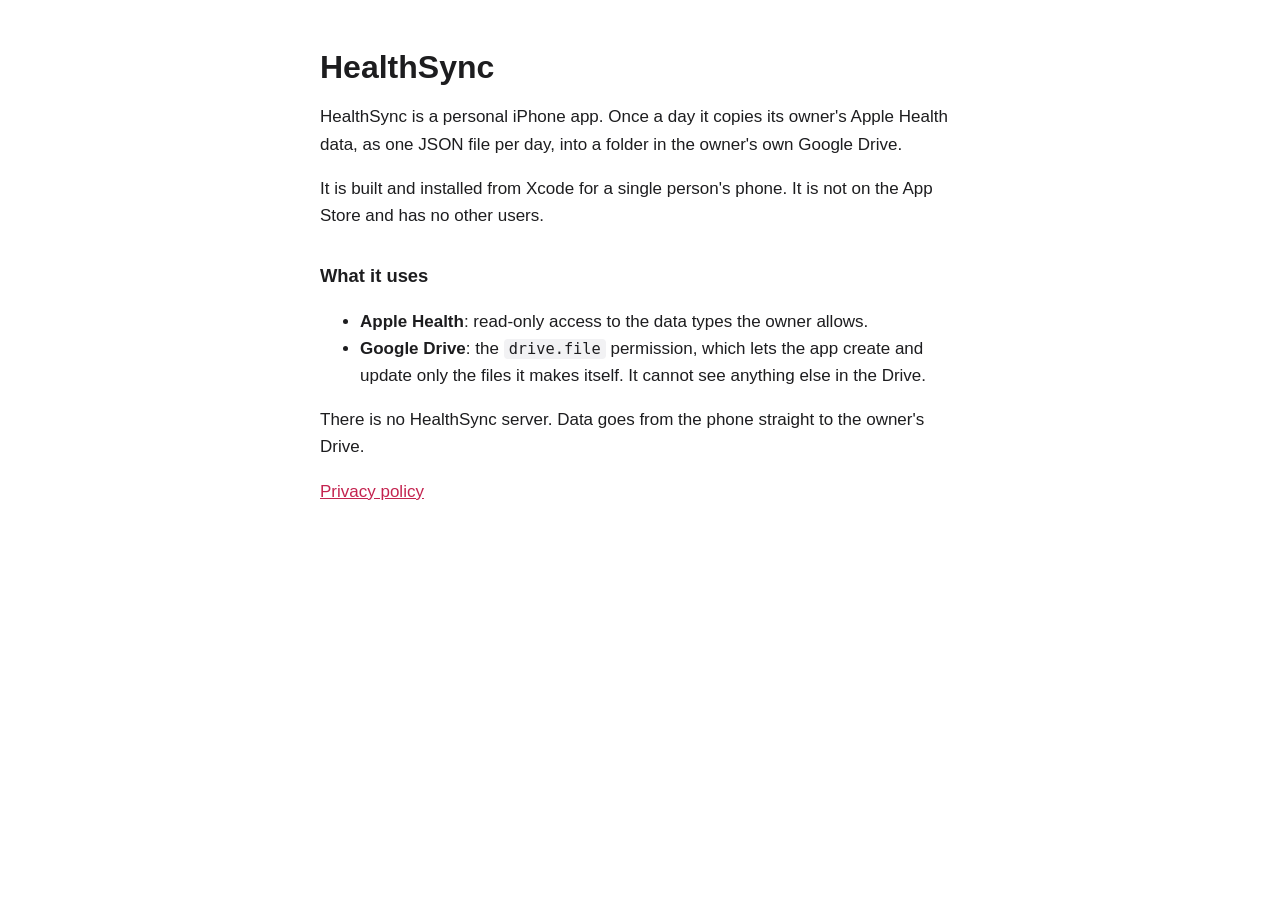
<file: index.html>
<!doctype html>
<html lang="en">
<head>
  <meta charset="utf-8">
  <meta name="viewport" content="width=device-width, initial-scale=1">
  <title>HealthSync</title>
  <meta name="description" content="HealthSync is a personal iPhone app that copies the owner's Apple Health data to their own Google Drive.">
  <link rel="stylesheet" href="style.css">
</head>
<body>
  <main>
    <h1>HealthSync</h1>
    <p>HealthSync is a personal iPhone app. Once a day it copies its owner's Apple Health data, as one JSON file per day, into a folder in the owner's own Google Drive.</p>
    <p>It is built and installed from Xcode for a single person's phone. It is not on the App Store and has no other users.</p>
    <h2>What it uses</h2>
    <ul>
      <li><strong>Apple Health</strong>: read-only access to the data types the owner allows.</li>
      <li><strong>Google Drive</strong>: the <code>drive.file</code> permission, which lets the app create and update only the files it makes itself. It cannot see anything else in the Drive.</li>
    </ul>
    <p>There is no HealthSync server. Data goes from the phone straight to the owner's Drive.</p>
    <p><a href="privacy.html">Privacy policy</a></p>
  </main>
</body>
</html>
</file>
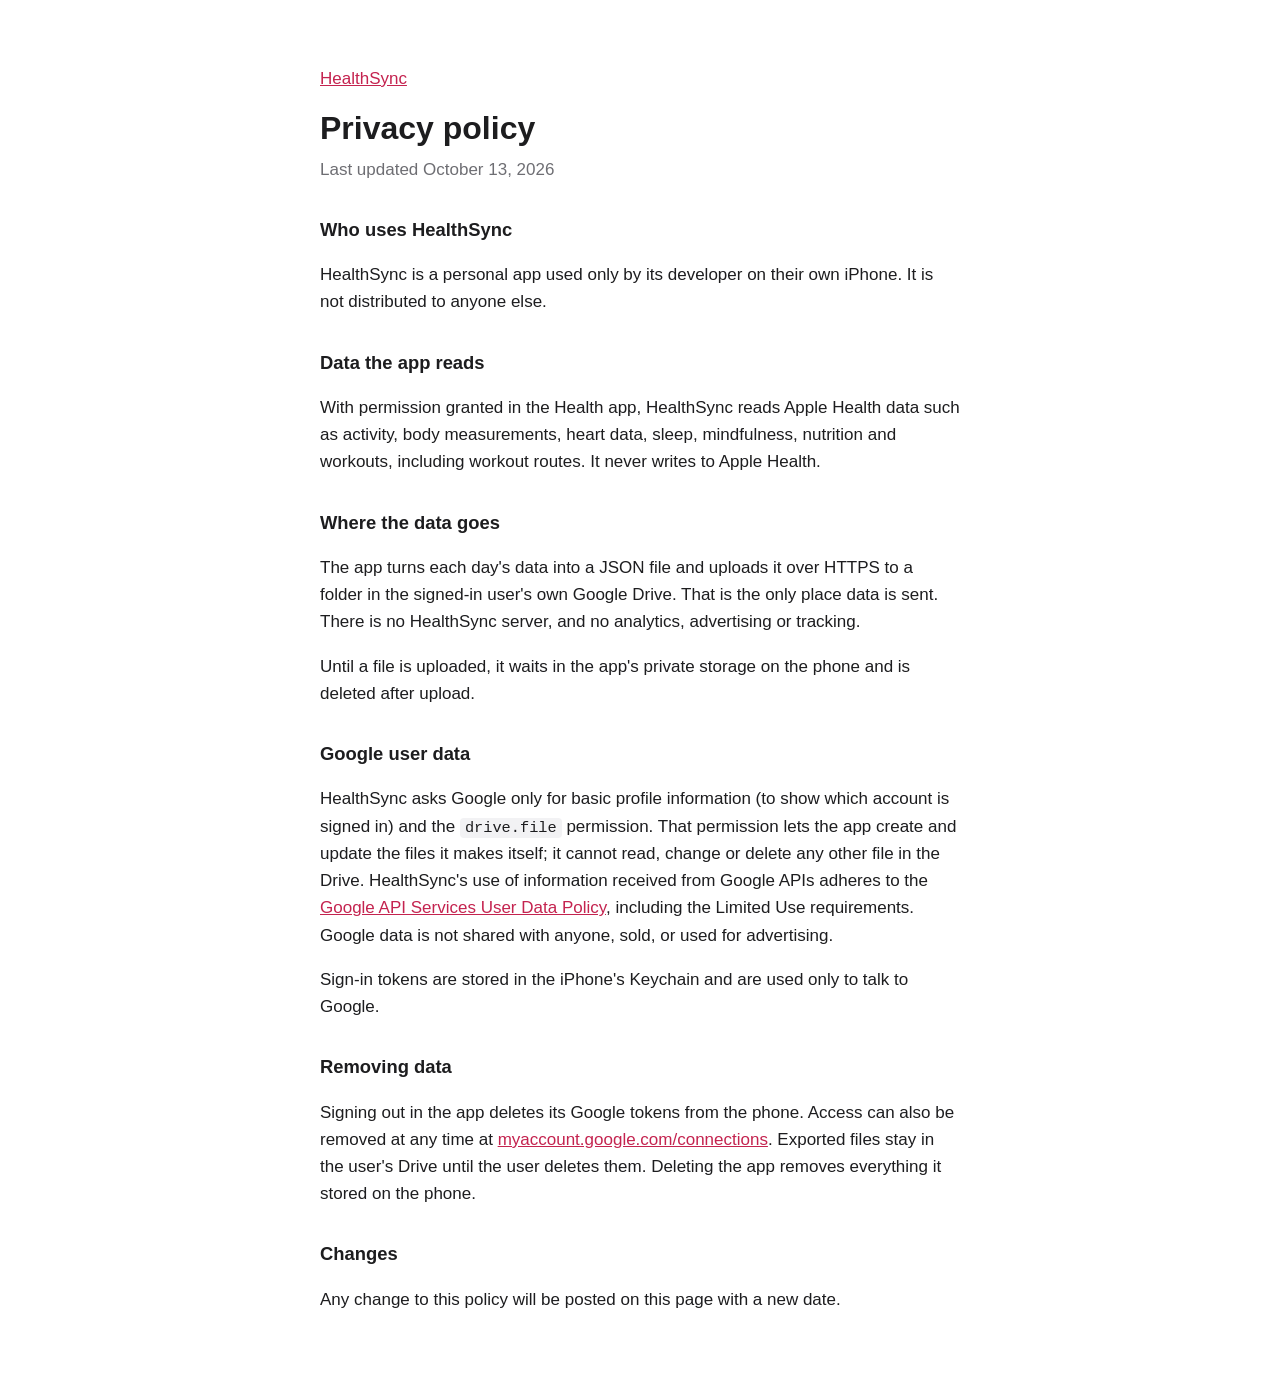
<file: privacy.html>
<!doctype html>
<html lang="en">
<head>
  <meta charset="utf-8">
  <meta name="viewport" content="width=device-width, initial-scale=1">
  <title>HealthSync Privacy Policy</title>
  <meta name="description" content="How the HealthSync iPhone app handles Apple Health and Google Drive data.">
  <link rel="stylesheet" href="style.css">
</head>
<body>
  <main>
    <p><a href="./">HealthSync</a></p>
    <h1>Privacy policy</h1>
    <p class="updated">Last updated October 13, 2026</p>

    <h2>Who uses HealthSync</h2>
    <p>HealthSync is a personal app used only by its developer on their own iPhone. It is not distributed to anyone else.</p>

    <h2>Data the app reads</h2>
    <p>With permission granted in the Health app, HealthSync reads Apple Health data such as activity, body measurements, heart data, sleep, mindfulness, nutrition and workouts, including workout routes. It never writes to Apple Health.</p>

    <h2>Where the data goes</h2>
    <p>The app turns each day's data into a JSON file and uploads it over HTTPS to a folder in the signed-in user's own Google Drive. That is the only place data is sent. There is no HealthSync server, and no analytics, advertising or tracking.</p>
    <p>Until a file is uploaded, it waits in the app's private storage on the phone and is deleted after upload.</p>

    <h2>Google user data</h2>
    <p>HealthSync asks Google only for basic profile information (to show which account is signed in) and the <code>drive.file</code> permission. That permission lets the app create and update the files it makes itself; it cannot read, change or delete any other file in the Drive. HealthSync's use of information received from Google APIs adheres to the <a href="https://developers.google.com/terms/api-services-user-data-policy">Google API Services User Data Policy</a>, including the Limited Use requirements. Google data is not shared with anyone, sold, or used for advertising.</p>
    <p>Sign-in tokens are stored in the iPhone's Keychain and are used only to talk to Google.</p>

    <h2>Removing data</h2>
    <p>Signing out in the app deletes its Google tokens from the phone. Access can also be removed at any time at <a href="https://myaccount.google.com/connections">myaccount.google.com/connections</a>. Exported files stay in the user's Drive until the user deletes them. Deleting the app removes everything it stored on the phone.</p>

    <h2>Changes</h2>
    <p>Any change to this policy will be posted on this page with a new date.</p>
  </main>
</body>
</html>
</file>
<file: style.css>
:root {
  --bg: #ffffff;
  --text: #1d1d1f;
  --muted: #6e6e73;
  --link: #c4234f;
  --code-bg: #f2f2f4;
  color-scheme: light dark;
}

@media (prefers-color-scheme: dark) {
  :root {
    --bg: #111113;
    --text: #f2f2f4;
    --muted: #a1a1a6;
    --link: #ff6b8e;
    --code-bg: #2a2a2e;
  }
}

body {
  margin: 0;
  background: var(--bg);
  color: var(--text);
  font: 17px/1.6 -apple-system, BlinkMacSystemFont, "Segoe UI", Roboto, sans-serif;
}

main {
  max-width: 640px;
  margin: 0 auto;
  padding: 48px 16px 64px;
}

h1 { font-size: 2rem; line-height: 1.2; margin: 0 0 16px; }
h2 { font-size: 1.15rem; margin: 32px 0 8px; }
a { color: var(--link); }
code { background: var(--code-bg); padding: 1px 5px; border-radius: 4px; font-size: 0.9em; }
.updated { color: var(--muted); margin-top: -8px; }
</file>
